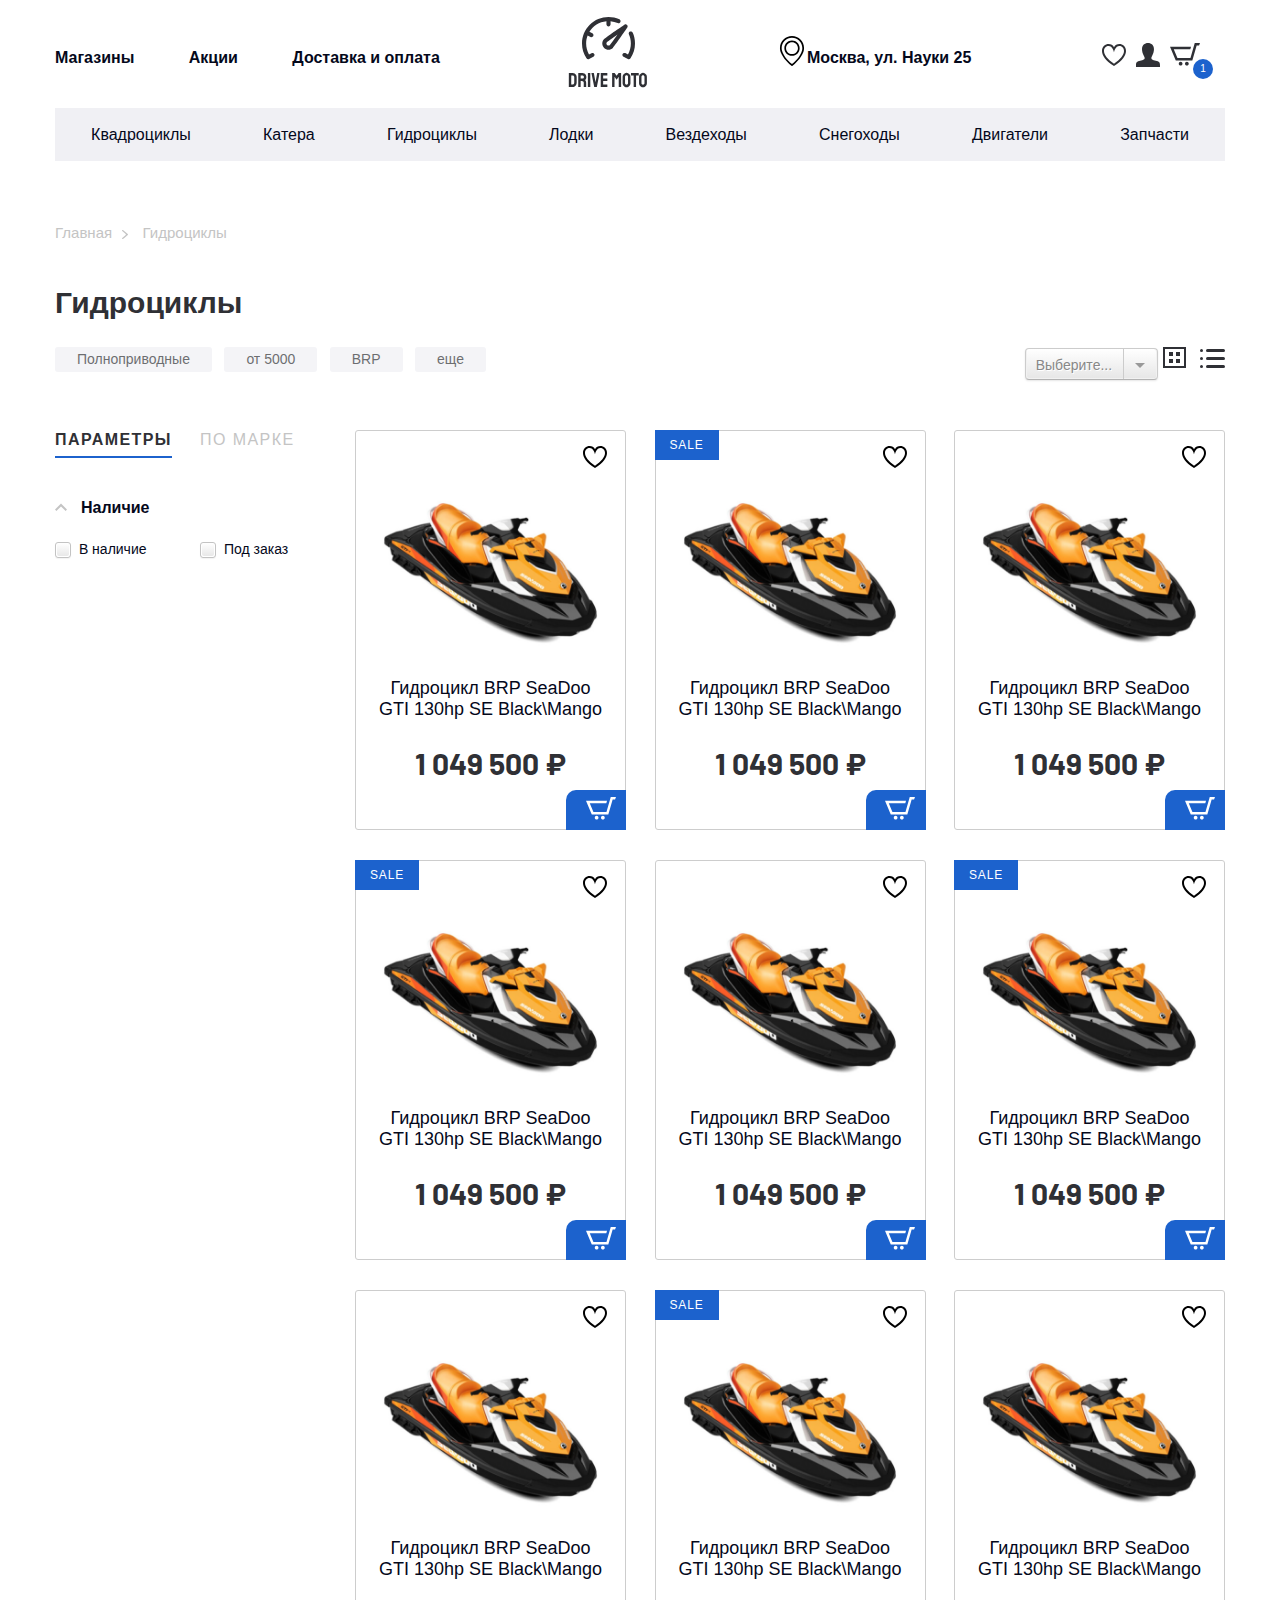
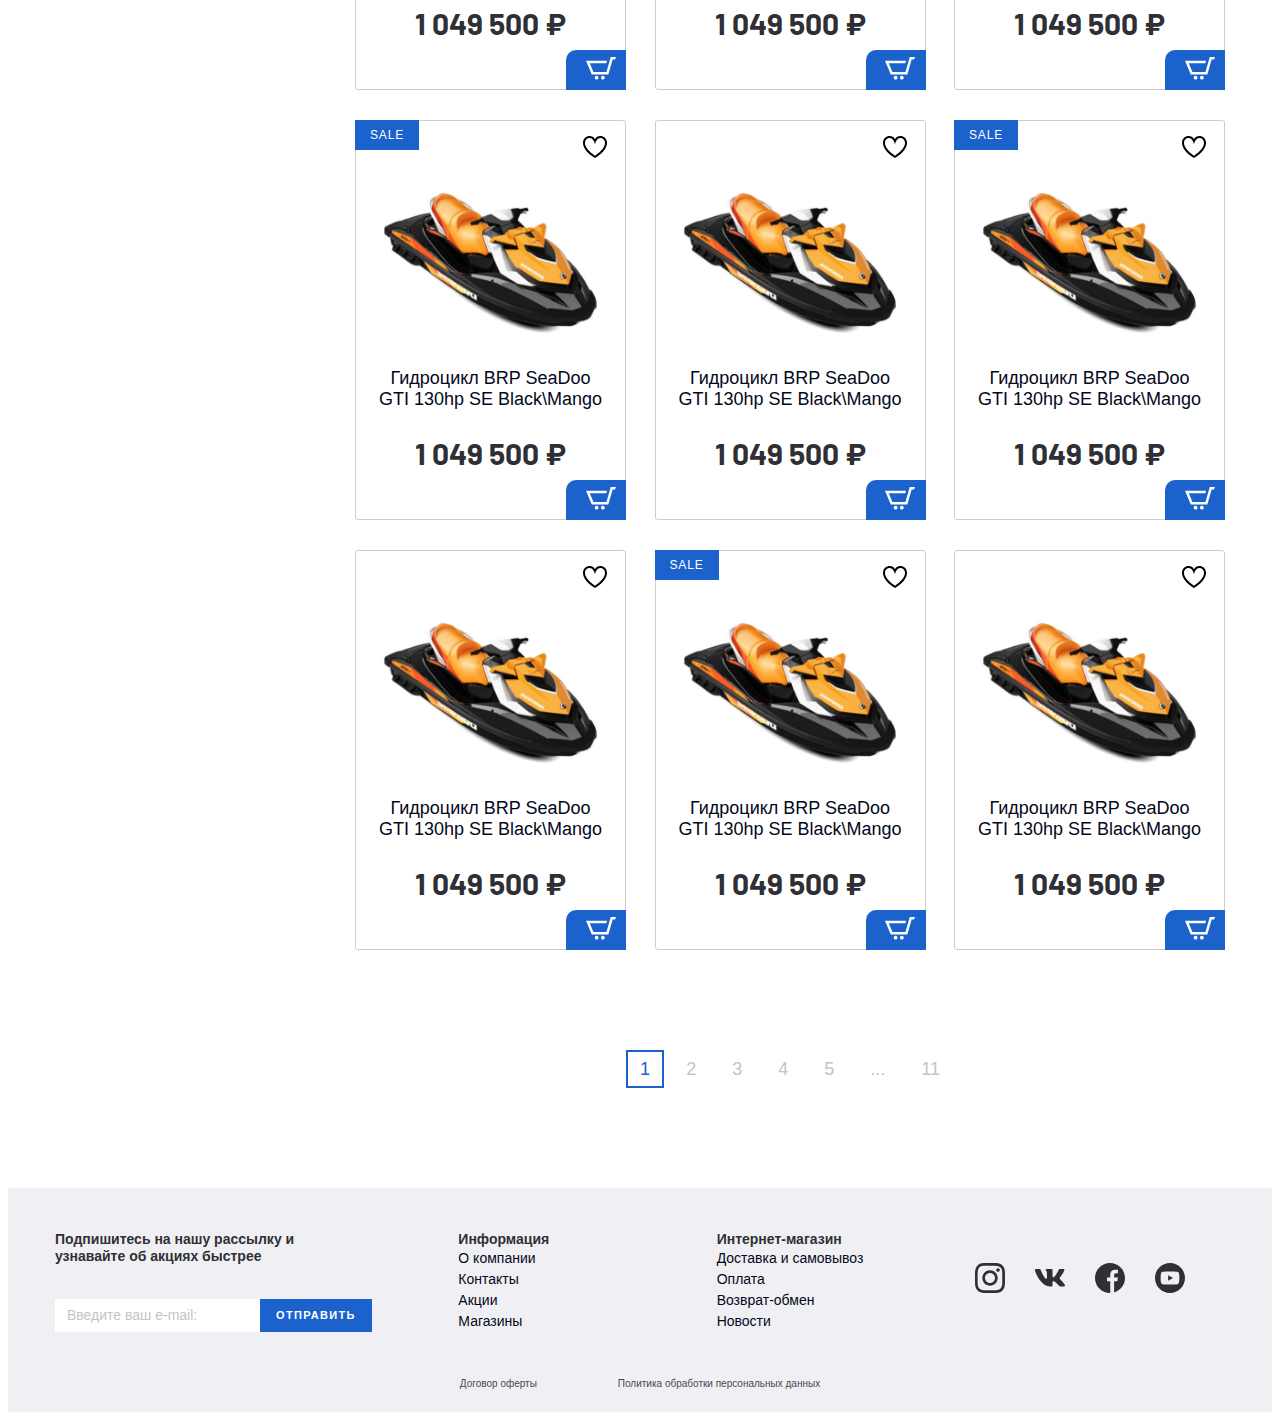
<file: catalog.html>
<!DOCTYPE html>
<html lang="ru">

<head>
    <meta charset="UTF-8">
    <meta name="viewport" content="width=device-width, initial-scale=1.0">
    <meta http-equiv="X-UA-Compatible" content="ie=edge">
    <title>Catalog</title>
    <link rel="stylesheet" href="css/style.css">
    <link rel="stylesheet" href="css/slick.css">
    <link rel="stylesheet" href="css/fonts.css">
    <link rel="stylesheet" href="css/ion.rangeSlider.min.css">
    <link rel="stylesheet" href="css/jquery.formstyler.css">
    <link rel="stylesheet" href="css/jquery.rateyo.min.css">
    <link rel="stylesheet" href="css/jquery.formstyler.theme.css">
    <link href="https://fonts.googleapis.com/css2?family=Barlow:wght@400;500;600;700&display=swap" rel="stylesheet">

</head>

<body>

    <header class="header">

        <div class="header-top">

            <div class="container">

                <div class="header-top__inner">

                    <nav class="menu">

                        <ul class="menu__list">

                            <li class="menu__item">

                                <a class="menu__link" href="#">
                                    Магазины
                                </a>

                            </li>

                            <li class="menu__item">

                                <a class="menu__link" href="#">
                                    Акции
                                </a>

                            </li>

                            <li class="menu__item">

                                <a class="menu__link" href="#">
                                    Доставка и оплата
                                </a>

                            </li>

                        </ul>

                    </nav>

                    <a class="logo" href="#">

                        <img class="logo__img" src="images/nav-center-logo.svg" alt="">

                    </a>

                    <div class="header__box">

                        <p class="header__address">
                            Москва, ул. Науки 25
                        </p>

                        <ul class="user-list">

                            <li class="user-list__item">

                                <a class="user-list__link" href="#">

                                    <img src="images/nav-like-logo.svg" alt="">

                                </a>

                            </li>

                            <li class="user-list__item">

                                <a class="user-list__link" href="#">
                                    <img src="images/nav-user-logo.svg" alt="">
                                </a>

                            </li>

                            <li class="user-list__item">

                                <a class="user-list__link 
                                          basket" href="#">

                                    <img src="images/nav-basket-logo.svg" alt="">
                                    <p class="basket__num">1</p>

                                </a>

                            </li>

                        </ul>

                    </div>

                </div>

            </div>

        </div>

        <div class="header-bottom">

            <div class="container">

                <ul class="menu-categories">

                    <li class="menu-categories__item"><a class="menu-categories__link" href="#">
                            Квадроциклы
                        </a></li>

                    <li class="menu-categories__item"><a class="menu-categories__link" href="#">
                            Катера
                        </a></li>

                    <li class="menu-categories__item"><a class="menu-categories__link" href="#">
                            Гидроциклы
                        </a></li>

                    <li class="menu-categories__item"><a class="menu-categories__link" href="#">
                            Лодки
                        </a></li>

                    <li class="menu-categories__item"><a class="menu-categories__link" href="#">
                            Вездеходы
                        </a></li>

                    <li class="menu-categories__item"><a class="menu-categories__link" href="#">
                            Снегоходы
                        </a></li>

                    <li class="menu-categories__item"><a class="menu-categories__link" href="#">
                            Двигатели
                        </a></li>

                    <li class="menu-categories__item"><a class="menu-categories__link" href="#">
                            Запчасти
                        </a></li>

                </ul>

            </div>

        </div>

    </header>

    <div class="breadcrumbs">
        <div class="container">
            <ul class="breadcrumbs__list">
                <li class="breadcrumbs__list-item">
                    <a class="breadcrumbs__list-link" href="#">
                        Главная
                    </a>
                </li>
                <li class="breadcrumbs__list-item">
                    <span>
                        Гидроциклы
                    </span>
                </li>
            </ul>
        </div>
    </div>

    <section class="catalog">   
        <div class="container">
            <h2 class="catalog__title">
                Гидроциклы
            </h2>
            <div class="catalog__filter">
                <div class="catalog__filter-items">
                    <button>Полноприводные</button>
                    <button>от 5000</button>
                    <button>BRP</button>
                    <button>еще</button>
                </div>
                <div class="catalog__filter-btn">
                    <select class="filter-style">
                        <option value=""></option>
                        <option value=""></option>
                        <option value=""></option>
                    </select>
                    <button class="catalog__filter-btngrid">
                        <svg width="23" height="21" viewBox="0 0 23 21" fill="none" xmlns="http://www.w3.org/2000/svg">
                            <rect x="1" y="1" width="21" height="19" stroke="#2F3035" stroke-width="2" />
                            <rect x="7" y="6" width="2" height="2" fill="#2F3035" stroke="#2F3035" stroke-width="2" />
                            <rect x="7" y="13" width="2" height="2" fill="#2F3035" stroke="#2F3035" stroke-width="2" />
                            <rect x="14" y="6" width="2" height="2" fill="#2F3035" stroke="#2F3035" stroke-width="2" />
                            <rect x="14" y="13" width="2" height="2" fill="#2F3035" stroke="#2F3035" stroke-width="2" />
                        </svg>
                    </button>
                    <button class="catalog__filter-btnline">
                        <svg width="25" height="19" viewBox="0 0 25 19" fill="none" xmlns="http://www.w3.org/2000/svg">
                            <g opacity="1">
                                <rect x="6" width="19" height="3" rx="1.5" fill="#2F3035" />
                                <rect x="6" y="8" width="19" height="3" rx="1.5" fill="#2F3035" />
                                <rect x="6" y="16" width="19" height="3" rx="1.5" fill="#2F3035" />
                                <rect width="3" height="3" rx="1.5" fill="#2F3035" />
                                <rect y="8" width="3" height="3" rx="1.5" fill="#2F3035" />
                                <rect y="16" width="3" height="3" rx="1.5" fill="#2F3035" />
                            </g>
                        </svg>

                    </button>
                </div>   
            </div>
            <div class="catalog__inner">
                <aside class="catalog__inner-aside aside-filter">
                    <div class="tabs-wrapper">
                        <div class="tabs aside-filter__tabs">
                            <a class="tab aside-filter__tab tab--active" href="#"> <span> Параметры </span></a>
                            <a class="tab aside-filter__tab" href="#"> <span> по марке </span></a>
                        </div>
                        <div class="tabs-container">
                            <div class="tabs-content aside-filter__tabs-content tabs-content--active">

                                <form class="aside-filter__form">
                                    <ul class="aside-filter__list">
                                        <li class="aside-filter__item-drop">
                                            <p class="aside-filter__item-title 
                                            filter__item-drop filter__item-drop--active">Наличие</p>
                                            <div class="aside-filter__content">

                                                <div class="aside-filter__content-box">
                                                    <label class="aside-filter__content-label">
                                                        <input class="filter-style" type="checkbox">
                                                        В наличие
                                                    </label class="aside-filter__content-label">
                                                </div>

                                                <div class="aside-filter__content-box">
                                                    <label class="aside-filter__content-label">
                                                        <input class="filter-style" type="checkbox">
                                                        Под заказ
                                                    </label>
                                                </div>

                                            </div>
                                        </li>
                                        <li class="aside-filter__item-drop"></li>
                                        <li class="aside-filter__item-drop"></li>
                                        <li class="aside-filter__item-list"></li>
                                    </ul>
                                </form>

                            </div>
                            <div class="tabs-content aside-filter__tabs-content">content-2</div>
                        </div>
                    </div>
                </aside>
                <div class="catalog__inner-list">
                    <div class="product-item__wrapper">
                        <button class="product-item__favorite"></button>
                        <button class="product-item__basket">
                            <img src="images/basket-white.svg" alt="">
                        </button>
                        <a class="product-item__notify-link" href="#">
                            <span>Сообщить о поступлении</span>
                        </a>
                        <a class="product-item__link " href="#">

                            <p class="product-item__hover-txt">
                                посмотреть товар
                            </p>

                            <img class="product-item__img" src="images/content/gidrotsikl-1.png" alt="">
                            <h4 class="product-item__title">
                                Гидроцикл BRP SeaDoo GTI 130hp SE Black\Mango
                            </h4>
                            <p class="price  product-item__price">
                                1 049 500 ₽
                            </p>
                            <p class="product-item__notify-txt" href="#">
                                нет в наличии
                            </p>

                        </a>
                    </div>
                    <div class="product-item__wrapper">
                        <button class="product-item__favorite"></button>
                        <button class="product-item__basket">
                            <img src="images/basket-white.svg" alt="">
                        </button>
                        <a class="product-item__notify-link" href="#">
                            <span>Сообщить о поступлении</span>
                        </a>
                        <a class="product-item__link product-item__link--sale" href="#">

                            <p class="product-item__hover-txt">
                                посмотреть товар
                            </p>

                            <img class="product-item__img" src="images/content/gidrotsikl-1.png" alt="">
                            <h4 class="product-item__title">
                                Гидроцикл BRP SeaDoo GTI 130hp SE Black\Mango
                            </h4>
                            <p class="price  product-item__price">
                                1 049 500 ₽
                            </p>
                            <p class="product-item__notify-txt" href="#">
                                нет в наличии
                            </p>

                        </a>
                    </div>
                    <div class="product-item__wrapper">
                        <button class="product-item__favorite"></button>
                        <button class="product-item__basket">
                            <img src="images/basket-white.svg" alt="">
                        </button>
                        <a class="product-item__notify-link" href="#">
                            <span>Сообщить о поступлении</span>
                        </a>
                        <a class="product-item__link " href="#">

                            <p class="product-item__hover-txt">
                                посмотреть товар
                            </p>

                            <img class="product-item__img" src="images/content/gidrotsikl-1.png" alt="">
                            <h4 class="product-item__title">
                                Гидроцикл BRP SeaDoo GTI 130hp SE Black\Mango
                            </h4>
                            <p class="price  product-item__price">
                                1 049 500 ₽
                            </p>
                            <p class="product-item__notify-txt" href="#">
                                нет в наличии
                            </p>

                        </a>
                    </div>
                    <div class="product-item__wrapper">
                        <button class="product-item__favorite"></button>
                        <button class="product-item__basket">
                            <img src="images/basket-white.svg" alt="">
                        </button>
                        <a class="product-item__notify-link" href="#">
                            <span>Сообщить о поступлении</span>
                        </a>
                        <a class="product-item__link product-item__link--sale" href="#">

                            <p class="product-item__hover-txt">
                                посмотреть товар
                            </p>

                            <img class="product-item__img" src="images/content/gidrotsikl-1.png" alt="">
                            <h4 class="product-item__title">
                                Гидроцикл BRP SeaDoo GTI 130hp SE Black\Mango
                            </h4>
                            <p class="price  product-item__price">
                                1 049 500 ₽
                            </p>
                            <p class="product-item__notify-txt" href="#">
                                нет в наличии
                            </p>

                        </a>
                    </div>
                    <div class="product-item__wrapper">
                        <button class="product-item__favorite"></button>
                        <button class="product-item__basket">
                            <img src="images/basket-white.svg" alt="">
                        </button>
                        <a class="product-item__notify-link" href="#">
                            <span>Сообщить о поступлении</span>
                        </a>
                        <a class="product-item__link " href="#">

                            <p class="product-item__hover-txt">
                                посмотреть товар
                            </p>

                            <img class="product-item__img" src="images/content/gidrotsikl-1.png" alt="">
                            <h4 class="product-item__title">
                                Гидроцикл BRP SeaDoo GTI 130hp SE Black\Mango
                            </h4>
                            <p class="price  product-item__price">
                                1 049 500 ₽
                            </p>
                            <p class="product-item__notify-txt" href="#">
                                нет в наличии
                            </p>

                        </a>
                    </div>
                    <div class="product-item__wrapper">
                        <button class="product-item__favorite"></button>
                        <button class="product-item__basket">
                            <img src="images/basket-white.svg" alt="">
                        </button>
                        <a class="product-item__notify-link" href="#">
                            <span>Сообщить о поступлении</span>
                        </a>
                        <a class="product-item__link product-item__link--sale" href="#">

                            <p class="product-item__hover-txt">
                                посмотреть товар
                            </p>

                            <img class="product-item__img" src="images/content/gidrotsikl-1.png" alt="">
                            <h4 class="product-item__title">
                                Гидроцикл BRP SeaDoo GTI 130hp SE Black\Mango
                            </h4>
                            <p class="price  product-item__price">
                                1 049 500 ₽
                            </p>
                            <p class="product-item__notify-txt" href="#">
                                нет в наличии
                            </p>

                        </a>
                    </div>
                    <div class="product-item__wrapper">
                        <button class="product-item__favorite"></button>
                        <button class="product-item__basket">
                            <img src="images/basket-white.svg" alt="">
                        </button>
                        <a class="product-item__notify-link" href="#">
                            <span>Сообщить о поступлении</span>
                        </a>
                        <a class="product-item__link " href="#">

                            <p class="product-item__hover-txt">
                                посмотреть товар
                            </p>

                            <img class="product-item__img" src="images/content/gidrotsikl-1.png" alt="">
                            <h4 class="product-item__title">
                                Гидроцикл BRP SeaDoo GTI 130hp SE Black\Mango
                            </h4>
                            <p class="price  product-item__price">
                                1 049 500 ₽
                            </p>
                            <p class="product-item__notify-txt" href="#">
                                нет в наличии
                            </p>

                        </a>
                    </div>
                    <div class="product-item__wrapper">
                        <button class="product-item__favorite"></button>
                        <button class="product-item__basket">
                            <img src="images/basket-white.svg" alt="">
                        </button>
                        <a class="product-item__notify-link" href="#">
                            <span>Сообщить о поступлении</span>
                        </a>
                        <a class="product-item__link product-item__link--sale" href="#">

                            <p class="product-item__hover-txt">
                                посмотреть товар
                            </p>

                            <img class="product-item__img" src="images/content/gidrotsikl-1.png" alt="">
                            <h4 class="product-item__title">
                                Гидроцикл BRP SeaDoo GTI 130hp SE Black\Mango
                            </h4>
                            <p class="price  product-item__price">
                                1 049 500 ₽
                            </p>
                            <p class="product-item__notify-txt" href="#">
                                нет в наличии
                            </p>

                        </a>
                    </div>
                    <div class="product-item__wrapper">
                        <button class="product-item__favorite"></button>
                        <button class="product-item__basket">
                            <img src="images/basket-white.svg" alt="">
                        </button>
                        <a class="product-item__notify-link" href="#">
                            <span>Сообщить о поступлении</span>
                        </a>
                        <a class="product-item__link " href="#">

                            <p class="product-item__hover-txt">
                                посмотреть товар
                            </p>

                            <img class="product-item__img" src="images/content/gidrotsikl-1.png" alt="">
                            <h4 class="product-item__title">
                                Гидроцикл BRP SeaDoo GTI 130hp SE Black\Mango
                            </h4>
                            <p class="price  product-item__price">
                                1 049 500 ₽
                            </p>
                            <p class="product-item__notify-txt" href="#">
                                нет в наличии
                            </p>

                        </a>
                    </div>
                    <div class="product-item__wrapper">
                        <button class="product-item__favorite"></button>
                        <button class="product-item__basket">
                            <img src="images/basket-white.svg" alt="">
                        </button>
                        <a class="product-item__notify-link" href="#">
                            <span>Сообщить о поступлении</span>
                        </a>
                        <a class="product-item__link product-item__link--sale" href="#">

                            <p class="product-item__hover-txt">
                                посмотреть товар
                            </p>

                            <img class="product-item__img" src="images/content/gidrotsikl-1.png" alt="">
                            <h4 class="product-item__title">
                                Гидроцикл BRP SeaDoo GTI 130hp SE Black\Mango
                            </h4>
                            <p class="price  product-item__price">
                                1 049 500 ₽
                            </p>
                            <p class="product-item__notify-txt" href="#">
                                нет в наличии
                            </p>

                        </a>
                    </div>
                    <div class="product-item__wrapper">
                        <button class="product-item__favorite"></button>
                        <button class="product-item__basket">
                            <img src="images/basket-white.svg" alt="">
                        </button>
                        <a class="product-item__notify-link" href="#">
                            <span>Сообщить о поступлении</span>
                        </a>
                        <a class="product-item__link " href="#">

                            <p class="product-item__hover-txt">
                                посмотреть товар
                            </p>

                            <img class="product-item__img" src="images/content/gidrotsikl-1.png" alt="">
                            <h4 class="product-item__title">
                                Гидроцикл BRP SeaDoo GTI 130hp SE Black\Mango
                            </h4>
                            <p class="price  product-item__price">
                                1 049 500 ₽
                            </p>
                            <p class="product-item__notify-txt" href="#">
                                нет в наличии
                            </p>

                        </a>
                    </div>
                    <div class="product-item__wrapper">
                        <button class="product-item__favorite"></button>
                        <button class="product-item__basket">
                            <img src="images/basket-white.svg" alt="">
                        </button>
                        <a class="product-item__notify-link" href="#">
                            <span>Сообщить о поступлении</span>
                        </a>
                        <a class="product-item__link product-item__link--sale" href="#">

                            <p class="product-item__hover-txt">
                                посмотреть товар
                            </p>

                            <img class="product-item__img" src="images/content/gidrotsikl-1.png" alt="">
                            <h4 class="product-item__title">
                                Гидроцикл BRP SeaDoo GTI 130hp SE Black\Mango
                            </h4>
                            <p class="price  product-item__price">
                                1 049 500 ₽
                            </p>
                            <p class="product-item__notify-txt" href="#">
                                нет в наличии
                            </p>

                        </a>
                    </div>
                    <div class="product-item__wrapper">
                        <button class="product-item__favorite"></button>
                        <button class="product-item__basket">
                            <img src="images/basket-white.svg" alt="">
                        </button>
                        <a class="product-item__notify-link" href="#">
                            <span>Сообщить о поступлении</span>
                        </a>
                        <a class="product-item__link " href="#">

                            <p class="product-item__hover-txt">
                                посмотреть товар
                            </p>

                            <img class="product-item__img" src="images/content/gidrotsikl-1.png" alt="">
                            <h4 class="product-item__title">
                                Гидроцикл BRP SeaDoo GTI 130hp SE Black\Mango
                            </h4>
                            <p class="price  product-item__price">
                                1 049 500 ₽
                            </p>
                            <p class="product-item__notify-txt" href="#">
                                нет в наличии
                            </p>

                        </a>
                    </div>
                    <div class="product-item__wrapper">
                        <button class="product-item__favorite"></button>
                        <button class="product-item__basket">
                            <img src="images/basket-white.svg" alt="">
                        </button>
                        <a class="product-item__notify-link" href="#">
                            <span>Сообщить о поступлении</span>
                        </a>
                        <a class="product-item__link product-item__link--sale" href="#">

                            <p class="product-item__hover-txt">
                                посмотреть товар
                            </p>

                            <img class="product-item__img" src="images/content/gidrotsikl-1.png" alt="">
                            <h4 class="product-item__title">
                                Гидроцикл BRP SeaDoo GTI 130hp SE Black\Mango
                            </h4>
                            <p class="price  product-item__price">
                                1 049 500 ₽
                            </p>
                            <p class="product-item__notify-txt" href="#">
                                нет в наличии
                            </p>

                        </a>
                    </div>
                    <div class="product-item__wrapper">
                        <button class="product-item__favorite"></button>
                        <button class="product-item__basket">
                            <img src="images/basket-white.svg" alt="">
                        </button>
                        <a class="product-item__notify-link" href="#">
                            <span>Сообщить о поступлении</span>
                        </a>
                        <a class="product-item__link " href="#">

                            <p class="product-item__hover-txt">
                                посмотреть товар
                            </p>

                            <img class="product-item__img" src="images/content/gidrotsikl-1.png" alt="">
                            <h4 class="product-item__title">
                                Гидроцикл BRP SeaDoo GTI 130hp SE Black\Mango
                            </h4>
                            <p class="price  product-item__price">
                                1 049 500 ₽
                            </p>
                            <p class="product-item__notify-txt" href="#">
                                нет в наличии
                            </p>

                        </a>
                    </div>

                    <div class="pagination">
                        <ul class="pagination-list">
                            <li class="pagination-list__item active"><a href="#">1</a></li>
                            <li class="pagination-list__item"><a href="#">2</a></li>
                            <li class="pagination-list__item"><a href="#">3</a></li>
                            <li class="pagination-list__item"><a href="#">4</a></li>
                            <li class="pagination-list__item"><a href="#">5</a></li>
                            <li class="pagination-list__item pagination-list__item--dots"><span>...</span></li>
                            <li class="pagination-list__item"><a href="#">11</a></li>
                        </ul>
                    </div>

                </div>

            </div>
        </div>
    </section>


    <footer class="footer">
        <div class="container">
            <div class="footer__top">
                <div class="footer__top-inner">
                    <div class="footer__top-item footer__top-newslatter">
                        <h6 class="footer__top-title ">
                            Подпишитесь на нашу рассылку
                            и узнавайте об акциях быстрее
                        </h6>
                        <form class="footer-form">
                            <input class="footer-form__input" type="text" placeholder="Введите ваш e-mail:">
                            <button class="footer-form__btn" type="submit">Отправить</button>
                        </form>
                    </div>
                    <div class="footer__top-item">
                        <h6 class="footer__top-title">
                            Информация
                        </h6>
                        <ul class="footer-list">
                            <li class="footer-list__item"><a href="#">О компании</a></li>
                            <li class="footer-list__item"><a href="#">Контакты</a></li>
                            <li class="footer-list__item"><a href="#">Акции</a></li>
                            <li class="footer-list__item"><a href="#">Магазины</a></li>
                        </ul>

                    </div>
                    <div class="footer__top-item ">
                        <h6 class="footer__top-title">
                            Интернет-магазин
                        </h6>
                        <ul class="footer-list">
                            <li class="footer-list__item"><a href="#">Доставка и самовывоз</a></li>
                            <li class="footer-list__item"><a href="#"> Оплата</a></li>
                            <li class="footer-list__item"><a href="#">Возврат-обмен</a></li>
                            <li class="footer-list__item"><a href="#"> Новости</a></li>
                        </ul>

                    </div>
                    <div class="footer__top-item footer__top-social">
                        <ul class="social-list">
                            <li class="social-list__item">
                                <a class="social-list__link" href="#">
                                    <img src="images/instagram.svg" alt="">
                                </a>
                            </li>
                            <li class="social-list__item">
                                <a class="social-list__link" href="#">
                                    <img src="images/vk.svg" alt="">
                                </a>
                            </li>
                            <li class="social-list__item">
                                <a class="social-list__link" href="#">
                                    <img src="images/facebook.svg" alt="">
                                </a>
                            </li>
                            <li class="social-list__item">
                                <a class="social-list__link" href="#">
                                    <img src="images/youtube.svg" alt="">
                                </a>
                            </li>
                        </ul>
                    </div>
                </div>
            </div>
            <div class="footer__bottom">
                <a class="footer__bottom-link" href="#">
                    Договор оферты
                </a>
                <a class="footer__bottom-link" href="#">
                    Политика обработки персональных данных
                </a>
            </div>
        </div>
    </footer>

    <script src="https://ajax.googleapis.com/ajax/libs/jquery/3.4.1/jquery.min.js"></script>
    <script src="js/main.js"></script>
    <script src="js/ion.rangeSlider.min.js"></script>
    <script src="js/jquery.formstyler.min.js"></script>
    <script src="js/jquery.rateyo.min.js"></script>
    <script src="js/slick.min.js"></script>
</body>


</html>


<!-- <div class="tabs-wrapper">
    <div class="tabs">
        <a class="tab tab--active" href="#"></a>
    </div>
    <div class="tabs-container">
        <div class="tabs-content">
            
        </div>
    </div>
</div> -->
</file>
<file: css/style.css>
html {
    box-sizing: border-box;
}

*, *::before, *::after {
    box-sizing: inherit;
    outline: none;
}

body {
    font-family: "SFProDisplay-Regular", sans-serif;
    color: #04081b;
    font-weight: 400;
    line-height: 24px;
}


ul, li {
    margin: 0;
    padding: 0;
    list-style: none;
}


a {
    text-decoration: none;
    color: inherit;
    display: inline-block;
}


h1, h2, h3, h4, h5, h6 {
    margin: 0;
}

p {
    margin: 0;
}



.container {
    max-width: 1200px;
    margin: 0 auto;
    padding: 0 15px;
}

.page-section {
    margin-bottom: 80px;
}

.header-top__inner  {
    display: flex;
    justify-content: space-between;
    align-items: center;
    font-family: "SFProDisplay-Bold", sans-serif;
    font-weight: 700;
    min-height: 100px;
}



.menu__item {
    display: inline-block;
}

.menu__item +.menu__item {
    padding-left: 50px;
}

.header__box {
    display: flex;
    align-items: center;
}


.header__address {
    margin-right: 60px;
    width: 265px;
    padding-left: 30px;
    position: relative;
}


.header__address::before {
    content: "";
    position: absolute;
    background-image: url('../images/nav-location-logo.svg');
    width: 30px;
    height: 30px;
    left: 0;
    right: 0;
    top: -10px;
}



.user-list {
    display: flex;
    align-items: center;
    margin-right: 15px;
}

.user-list__item {
    padding-right: 10px;
}


.basket {
    position: relative;
}

.basket__num {
    position: absolute;
    font-family: "SFProDisplay-Medium", sans-serif;
    background-color: #1C62CD;
    color: #fff;
    font-weight: 500;
    font-size: 10px;                
    line-height: 20px;
    border-radius: 50%;
    text-align: center;
    width: 20px;
    height: 20px;
    bottom: -6px;
    right: -13px;
}

.header-bottom {
    margin-bottom: 80px;
}

.menu-categories {
    display: flex;
    justify-content: space-around;
    align-items: center;
    background-color: #F0F0F4;
    min-height: 53px;
}

.menu-categories__link {
    transition: all .3s;
    font-weight: 400;
    padding: 15px 0 14px;
    position: relative;
}



.menu-categories__link::before {
    content:"";
    position: absolute;
    background-color: #1c62cd;
    width: 0;
    height: 3px;
    left: 0;
    bottom: -2px;
    right: auto;
    transition: all .3s;
    
}

.menu-categories__link:hover::before {
    width: 100%;
    right: 0;
    left: auto;
}


.menu-categories__link:hover {
    color: black;
}


.banner-section__inner {
    display: flex;
    justify-content: space-between;

}

.banner-section__slider {
    max-width: 870px;
}


.banner-section__slider-btn, .product-slider__slider-btn{
    position: absolute;
    top: 50%;
    transform: translateY(-50%);
    background-color: transparent;
    border: none;
    margin: 0;
    padding: 0;
    z-index: 5;
    cursor: pointer;
}


.banner-section__slider-btnprev {

    left: 20px;

}


.banner-section__slider-btnnext {
    
    right: 20px;

}

.slick-dots {
    position: absolute;
    bottom: 40px;
    left: 0;
    right: 0;
    text-align: center;
}

.slick-dots li {
    display: inline-block;
    padding: 0 5px;
}


.slick-dots button {
    margin: 0;
    padding: 0;
    font-size: 0;
    width: 11px;
    height: 11px;
    border: 1px solid #fff;
    border-radius: 50%;
    background-color: transparent;
}

.slick-active li button {
    background-color: #fff;
}

.sale-item {
    max-width: 265px;
    display: flex;
    flex-direction: column;       /*  */
    justify-content: space-between;
    border: 1px solid #CDCDCD;
    box-sizing: border-box;
    border-radius: 3px;
    text-align: center;
    
}

.sale-item__top {
    display: flex;
    justify-content: space-between;
    align-items: flex-start;
}

.sale-item__attention {
    background-color: #1C62CD;
    color: #fff;
    font-size: 12px;    
    line-height: 15px;
    letter-spacing: 0.1em;
    text-transform: uppercase;
    padding: 8px 20px;
}


.sale-item__price {
    text-align: right;
}

.price {
    font-family: 'Barlow', sans-serif;
    position: relative;
}

.sale-item__new {
    font-weight: 700;
    font-size: 27px;
    line-height: 32px;
    color: #1C62CD;
    margin-right: 6px;
    padding-right: 20px;
}


.sale-item__new::after {
    content:'';
    background-image: url('../images/icons-current.svg');
    position: absolute;
    right: 0;
    top: 8px;
    width: 15px;
    height: 18px;   
    
}

.sale-item__old {
    font-weight: 400;
    font-size: 14px;
    line-height: 17px;
    color: #C4C4C4;
    margin-right: 15px;
    background-image: url('../images/old-line.svg');
    padding: 2px 5px;
    background-repeat: no-repeat;
    display: inline-block;
}


.sale-item__old::after{
    content:'';
    background-image: url('../images/icons-current-old.svg');
    position: absolute;
    right: -10px;
    top: 5px;
    width: 8px;
    height: 10px;   
   
}

.sale-item__img  {
    object-fit: contain;
}

.sale-item__title {
    font-family:"SFProDisplay-Bold", sans-serif;
    font-weight: 700;
    font-size: 18px;
    line-height: 21px;
    margin-bottom: 7px;
}

.sale-item__footer{
    background-color:  #F0F0F4;
    padding: 25px 20px;
    font-size: 18px;
    line-height: 21px;
}

.sale-item__footer span {
    color: #1C62CD;
    display: block;
    font-weight: 700;
    font-family: 'Barlow', sans-serif;
}


.search__tabs{
    margin-bottom: 25px;
}


.search__tabs-item {
    padding: 11px 26px 12px;
}



.search__tabs-item.tab--active {
    font-family: "SFProDisplay-Bold", sans-serif;
    font-weight: 700;
    border-radius: 5px;
    background-color: #F0F0F4;

}

.tabs-content{
    display: none;
}

.tabs-content.tabs-content--active {
    display: block;
}

.search__content-form {
    display: flex;
}

.search__content-input {
    background: #F0F0F4;
    border-radius: 3px;   
    padding: 5px 20px;  
    border: none;
    font-size: 16px;
    line-height: 19px;
    width: 100%;
}


.search__content-input::placeholder{
    color: #656464;
}


.search__content-btn {
    font-family: "SFProDisplay-Bold", sans-serif;
    color: #FFF;
    font-size: 14px;
    line-height: 17px;
    font-weight: bold;
    letter-spacing: 0.12em;
    text-transform: uppercase;
    background: #1C62CD;
    border-radius: 3px;
    padding: 17px 41px;
    border: none;
    margin-left: -3px;
}

.categories__inner {
    display: flex;
    justify-content: space-between;
    flex-wrap: wrap;
}

.categories__item {
    margin-bottom: 30px;
    border: 1px solid #CDCDCD;
    border-radius: 3px;
    width: 370px;
    display: flex;
    padding: 20px 20px 16px;
    justify-content: space-between;
    transition: all .3s;
}   


.categories__item:hover {
    box-shadow: 3px 3px 20px rgba(50, 50, 50, 0.25);
}


.categories__item-info {
    width: 50%;
    display: flex;
    flex-direction: column;
    justify-content: space-between;
}

.categories__item-img {
    text-align: center;
    width: 50%;
}

.categories__item-img img {
   max-width: 100%;
}

.categories__item-title {
    font-weight: bold;
    font-size: 23px;
    line-height: 28px;
    font-family: 'Barlow', sans-serif;
    transition: all .3s;
}


.categories__item:hover .categories__item-title {
    color: #1C62CD;
}


.categories__item-text {
    font-size: 14px;
    line-height: 17px;
    color: #C4C4C4;
}

.categories__item-text::after {
    content: url('../images/link-arrow.svg');
    padding-left: 2px;
}

.product-item__wrapper {
    position: relative;
    width: 271px;

}

.product-item__link { 
    min-height: 400px;  
    text-align: center;
    padding: 52px 20px 31px ;
    border: 1px solid #CDCDCD;
    border-radius: 3px;
    transition: all .3s;
    
}

.product-item__title {
    font-family: "SFProDisplay-Regular", sans-serif;
    font-weight: 400;
    font-size: 18px;
    line-height: 21px;
    padding: 14px 0 25px;
    text-align: center;
}

.product-item__favorite {       
    position: absolute;
    top: 16px;
    right: 19px;
    width: 24px;
    height: 22px;
    background-color: transparent;
    border: none;
    z-index: 5;
    outline: none;
}

.product-item__favorite::before {
    content: "";
    position: absolute;
    background-image: url('../images/favorite.svg');
    width: 24px;
    height: 22px;
    top: 0;
    left: 0;
    border: none;
}

.product-item__favorite--active::before {
    background-image: url('../images/favorite-active.svg');
}

.product-item__price {
    font-weight: bold;
    font-size: 30px;
    line-height: 36px;
    font-weight: bold;
    color: #2F3035;
}


.product-item__basket {
    width: 60px;
    height: 40px;
    background-color: #fff;
    background: #1C62CD;
    border-radius: 10px 0px 0px 0px;
    outline: none;
    bottom: 0;
    right: 0;
    padding-left: 15px;
    border: none;
    cursor: pointer;
    position: absolute;
}



.product-item__hover-txt {
    position: absolute;
    display: inline-block;
    padding: 18px 21px;
    background-color: rgba(255, 255, 255, .9);
    opacity: 0;
    box-shadow: 0px 0px 15px rgba(0, 0, 0, 0.2);
    border-radius: 3px;
    top: 30%;
    right: 47px;
    transition: all .3s;
}

.product-item__link:hover .product-item__hover-txt {
    opacity: 1;
    color: #2F3035;
}


.product-item__link:hover {
    box-shadow: 3px 3px 20px rgba(50, 50, 50, 0.25);
   
}

.product-item__link:hover .product-item__price,.product-item__link:hover .product-item__title {
    color: #1C62CD;
}


/* 
.product-item__link:hover .product-item__notify-txt{
    color: #2F3035;
} */

/* .product-item__link .product-item__notify-txt:hover {
    color: #2F3035;
} */

.product-item__link--sale::before {
    content: 'SALE';
    padding: 8px 15px;
    background-color: #1C62CD;
    position: absolute;
    left: 0;
    top: 0;
    text-transform: uppercase;
    color: #fff;
    font-size: 12px;
    line-height: 14px;
    letter-spacing: 0.07em;  
}

.product-item__wrapper.product-item__not-available .product-item__price {
    display: none;
}

.product-item__notify-txt {
    display: none;
    font-weight: 700;
    font-size: 18px;
    line-height: 21px;
    color: #2F3035;
    font-weight: 700;
    font-family: "SFProDisplay-Bold", sans-serif;
}


.product-item__wrapper.product-item__not-available .product-item__notify-txt {
    display: block;
}

.product-item__wrapper.product-item__not-available .product-item__basket {
    display: none;
}

.product-item__notify-link {
    display: none;
}


.product-item__wrapper.product-item__not-available .product-item__title{
    padding-bottom: 13px;
}


.product-item__wrapper.product-item__not-available .product-item__notify-link {
    display: block;
    position: absolute;
    bottom: 20px;
    right: 0;
    left: 0;
    text-align: center;
    line-height: 19px;
    color: #1C62CD;
    font-size: 16px;
    line-height: 19px;
 
}


.product-item__wrapper.product-item__not-available .product-item__notify-link span {
    border-bottom: 1px solid #1C62CD;
    
}

.product__title {
    font-family: 'Barlow', sans-serif;
    font-weight: bold;
    font-size: 25px;
    line-height: 30px;
    margin-bottom: 25px;
}

.products__tab + .products__tab{
    margin-left: 50px;
}

.products__tabs {
    margin-bottom: 25px;
}

.products__tab {
    padding-bottom: 12px;
}

.products__tab.tab--active {
    border-bottom: 2px solid #1C62CD;
}


.product-slider__slider-btnprev {

    left: -40px;

}


.product-slider__slider-btnnext {
    
    right: -30px;

}
/* 
.slick-slide img {
    display: inline;
} */

.products{
    margin-bottom: 80px;
}

.product__more{
    text-align: center;
    margin: 35px 0 0px;
}

.product__more-link{
    font-size: 15px;
    line-height: 18px;
    letter-spacing: 0.12em;
    text-transform: uppercase;
    background: #F0F0F4;
    padding: 16px 43px;
}

.banner {
    margin-bottom: 80px;
}

footer {
    background-color: #F0F0F4;
}

.footer__bottom {
    padding: 46px 0 22px;
    display: flex;
    justify-content: center;
}

.footer__bottom-link {
    font-family: "SFProDisplay-Regular", sans-serif;
    font-weight: 400;
    font-size: 10px;
    line-height: 12px;
    color: #48494D;
}

.footer__bottom-link + .footer__bottom-link {
    margin-left: 81px;
}


.footer__top {
    padding-top: 43px;
}

.footer__top-inner {
    display: flex;
    justify-content: space-between;
}

.footer__top-newslatter.footer__top-item {
    width: 295px;
    margin-right: 50px;
}

.footer__top-title {
    font-family: "SFProDisplay-Bold", sans-serif;
    font-weight: 700;
    font-size: 14px;
    line-height: 17px;
    color: #2F3035;
}

.footer-form {
    margin-top: 34px;
    display: flex;
    justify-content: space-between;
}

.footer-form__input {
    background-color: #FFF;
    font-size: 14px;
    line-height: 17px;
    border: none;
    padding: 0 12px ;
}

.footer-form__input::placeholder{
    color: #C4C4C4;
}


.footer-form__btn {
    font-family: "SFProDisplay-Semibold", sans-serif;
    font-weight: 600;
    font-size: 11px;
    line-height: 13px;
    letter-spacing: 0.12em;
    text-transform: uppercase;
    color: #FFF;
    background-color: #1C62CD;
    padding: 10px 16px;
    border: none;
}

.footer__top-item {
    width: 200px;
}

.footer-list {
    font-size: 14px;
    line-height: 21px;
}

.footer__top-social.footer__top-item {
    width: 250px;
}

.social-list {
    display: flex;
    align-items: center;
    height: 100%;
}

.social-list__item + .social-list__item {
    margin-left: 30px;
}

.bredcrumbs {
    margin-bottom: 40px;
}

.breadcrumbs__list{
    margin-bottom: 40px;
    margin-top: -20px;
}

.breadcrumbs__list-item {
    display: inline-block;
    padding-right: 16px;
    margin-right: 10px;
    position: relative;
    font-size: 15px;
    line-height: 18px;
    color: #C4C4C4;
}

.breadcrumbs__list-item::after {
    content: "";
    position: absolute;
    background-image: url('../images/link-arrow.svg');
    right: 0;
    width: 6px;
    height: 9px;
    bottom: 3px;
}


.breadcrumbs__list-item:last-child::after {
    display: none;
}

.catalog {
    margin-bottom: 100px;
}

.catalog__title {
    font-family: "SFProDisplay-Bold", sans-serif;
    font-weight: 700;
    font-size: 30px;
    line-height: 36px;
    color: #2F3035;
    margin-bottom: 26px;
}

.catalog__filter {
    display: flex;
    justify-content: space-between;
    margin-bottom: 50px;
}

.catalog__filter-items button{
    font-family: "SFProDisplay-Regular", sans-serif;
    background-color: #F0F0F4;
    border-radius: 3px;
    font-weight: 400;
    font-size: 14px;
    line-height: 17px;
    color: #2F3035;
    opacity: 0.7;
    border: none;
    padding: 4px 22px;
    cursor: pointer;
}

.catalog__filter-items button + button {
    margin-left: 8px;
}

.catalog__filter-btn button{
    background-color: transparent;
    border: none;
    cursor: pointer;
    margin: 0;
    padding: 0;
}

.catalog__filter-btn button + button {
    margin-left: 10px;
}

button.catalog__filter-btngrid {

}

button.catalog__filter-btnline {

}

.catalog__inner {
    display: flex;
}

.catalog__inner-aside {
    min-width: 290px;
    margin-right: 10px;
}

.catalog__inner-list {
    display: flex;
    flex-wrap: wrap;
    justify-content: space-between;
}

.catalog__inner-list .product-item__wrapper {
    margin-bottom: 30px;
}

.product-item__img {
    max-width: 100%;
}

.pagination {
    width: 100%;
    margin-top: 70px;
}

.pagination-list {
    display: flex;
    justify-content: center;
}

.pagination-list__item {
    padding: 6px 12px;
    border: 2px solid transparent;
    margin: 0 4px;
    font-size: 18px;
    line-height: 22px;
    color: #C4C4C4;
}


.pagination-list__item.active {
    border: 2px solid #1C62CD;
    color: #1C62CD;
}

.pagination-list__item a {
    display: block;
}

.aside-filter__tabs{
    display: flex;
    justify-content: space-between;
}

.aside-filter__tab {
    font-family: "SFProDisplay-Regular", sans-serif;
    font-weight: 400;
    font-size: 16px;
    line-height: 19px;
    letter-spacing: 0.09em;
    text-transform: uppercase;
    color: #C4C4C4;
    width: 50%;
}

.aside-filter__tab.tab--active {
    color: #2F3035;
    font-family: "SFProDisplay-Bold", sans-serif;
    font-weight: 700;
}

.aside-filter__tab.tab--active span {
    display: inline-block;
    border-bottom: 2px solid#1C62CD;
    padding-bottom: 7px;
}

.aside-filter__item-drop {
    margin: 40px 0;
}

.aside-filter__item-title {
    font-family: "SFProDisplay-Semibold", sans-serif;
    font-weight: 600;
    font-size: 16px;
    line-height: 19px;
    padding-left: 26px;
}

.filter__item-drop {
    margin-bottom: 20px;
    position: relative;
    cursor: pointer;
}

.filter__item-drop::before {
    content: "";
    position: absolute;
    background-image: url('../images/arrow-down.svg');
    width: 12px;
    height: 8px;
    left: 0;
    top: 5px;
    transform: rotate(0deg);
}

.filter__item-drop--active::before {
    
    transform: rotate(180deg);
    
}

.aside-filter__content {
    display: flex;

}

.aside-filter__content-box {
    width: 50%;
}

.aside-filter__content-label {
    font-family: "SFProDisplay-Regular", sans-serif;
    font-weight: 400;
    font-size: 14px;
    line-height: 17px;
    cursor: pointer;
}

.jq-checkbox, .jq-radio {
    background: #fff;
    width: 14px;
    height: 14px;
    border: 1px solid #c4c4c4;
    border-radius: 1px;
    box-shadow: none;
    vertical-align: -2px;
    margin: 0 8px 0 0;
}


.jq-checkbox.focused, .jq-radio.focused {
    background: #1C62CD;
}
</file>
<file: css/fonts.css>
@font-face{
    font-family: "SFProDisplay-Regular", sans-serif;
    src: url('../fonts/SFProDisplay-Regular.woff') format(woff);
    src: url('../fonts/SFProDisplay-Regular.woff2') format(woff2);
    font-weight: 400;
    font-style: normal;
    font-display: swap;
}

@font-face{
    font-family: "SFProDisplay-Medium", sans-serif;
    src: url('../fonts/SFProDisplay-Medium.woff') format(woff);
    src: url('../fonts/SFProDisplay-Medium.woff2') format(woff2);
    font-weight: 500;
    font-style: normal;
    font-display: swap;
}

@font-face{
    font-family: "SFProDisplay-Semibold", sans-serif;
    src: url('../fonts/SFProDisplay-Semibold.woff') format(woff);
    src: url('../fonts/SFProDisplay-Semibold.woff2') format(woff2);
    font-weight: 600;
    font-style: normal;
    font-display: swap;
}

@font-face{
    font-family: "SFProDisplay-Bold", sans-serif;
    src: url('../fonts/SFProDisplay-Bold.woff') format(woff);
    src: url('../fonts/SFProDisplay-Bold.woff2') format(woff2);
    font-weight: 700;
    font-style: normal;
    font-display: swap;
}
</file>
<file: css/ion.rangeSlider.min.css>
/*!Ion.RangeSlider, 2.3.1, © Denis Ineshin, 2010 - 2019, IonDen.com, Build date: 2019-12-19 16:51:02*/.irs{position:relative;display:block;-webkit-touch-callout:none;-webkit-user-select:none;-khtml-user-select:none;-moz-user-select:none;-ms-user-select:none;user-select:none;font-size:12px;font-family:Arial,sans-serif}.irs-line{position:relative;display:block;overflow:hidden;outline:none !important}.irs-bar{position:absolute;display:block;left:0;width:0}.irs-shadow{position:absolute;display:none;left:0;width:0}.irs-handle{position:absolute;display:block;box-sizing:border-box;cursor:default;z-index:1}.irs-handle.type_last{z-index:2}.irs-min,.irs-max{position:absolute;display:block;cursor:default}.irs-min{left:0}.irs-max{right:0}.irs-from,.irs-to,.irs-single{position:absolute;display:block;top:0;left:0;cursor:default;white-space:nowrap}.irs-grid{position:absolute;display:none;bottom:0;left:0;width:100%;height:20px}.irs-with-grid .irs-grid{display:block}.irs-grid-pol{position:absolute;top:0;left:0;width:1px;height:8px;background:#000}.irs-grid-pol.small{height:4px}.irs-grid-text{position:absolute;bottom:0;left:0;white-space:nowrap;text-align:center;font-size:9px;line-height:9px;padding:0 3px;color:#000}.irs-disable-mask{position:absolute;display:block;top:0;left:-1%;width:102%;height:100%;cursor:default;background:rgba(0,0,0,0);z-index:2}.lt-ie9 .irs-disable-mask{background:#000;filter:alpha(opacity=0);cursor:not-allowed}.irs-disabled{opacity:.4}.irs-hidden-input{position:absolute !important;display:block !important;top:0 !important;left:0 !important;width:0 !important;height:0 !important;font-size:0 !important;line-height:0 !important;padding:0 !important;margin:0 !important;overflow:hidden;outline:none !important;z-index:-9999 !important;background:none !important;border-style:solid !important;border-color:transparent !important}.irs--flat{height:40px}.irs--flat.irs-with-grid{height:60px}.irs--flat .irs-line{top:25px;height:12px;background-color:#e1e4e9;border-radius:4px}.irs--flat .irs-bar{top:25px;height:12px;background-color:#ed5565}.irs--flat .irs-bar--single{border-radius:4px 0 0 4px}.irs--flat .irs-shadow{height:1px;bottom:16px;background-color:#e1e4e9}.irs--flat .irs-handle{top:22px;width:16px;height:18px;background-color:transparent}.irs--flat .irs-handle>i:first-child{position:absolute;display:block;top:0;left:50%;width:2px;height:100%;margin-left:-1px;background-color:#da4453}.irs--flat .irs-handle.state_hover>i:first-child,.irs--flat .irs-handle:hover>i:first-child{background-color:#a43540}.irs--flat .irs-min,.irs--flat .irs-max{top:0;padding:1px 3px;color:#999;font-size:10px;line-height:1.333;text-shadow:none;background-color:#e1e4e9;border-radius:4px}.irs--flat .irs-from,.irs--flat .irs-to,.irs--flat .irs-single{color:white;font-size:10px;line-height:1.333;text-shadow:none;padding:1px 5px;background-color:#ed5565;border-radius:4px}.irs--flat .irs-from:before,.irs--flat .irs-to:before,.irs--flat .irs-single:before{position:absolute;display:block;content:"";bottom:-6px;left:50%;width:0;height:0;margin-left:-3px;overflow:hidden;border:3px solid transparent;border-top-color:#ed5565}.irs--flat .irs-grid-pol{background-color:#e1e4e9}.irs--flat .irs-grid-text{color:#999}.irs--big{height:55px}.irs--big.irs-with-grid{height:70px}.irs--big .irs-line{top:33px;height:12px;background-color:white;background:linear-gradient(to bottom, #ddd -50%, white 150%);border:1px solid #ccc;border-radius:12px}.irs--big .irs-bar{top:33px;height:12px;background-color:#92bce0;border:1px solid #428bca;background:linear-gradient(to bottom, #ffffff 0%, #428bca 30%, #b9d4ec 100%);box-shadow:inset 0 0 1px 1px rgba(255,255,255,0.5)}.irs--big .irs-bar--single{border-radius:12px 0 0 12px}.irs--big .irs-shadow{height:1px;bottom:16px;background-color:rgba(66,139,202,0.5)}.irs--big .irs-handle{top:25px;width:30px;height:30px;border:1px solid rgba(0,0,0,0.3);background-color:#cbcfd5;background:linear-gradient(to bottom, white 0%, #B4B9BE 30%, white 100%);box-shadow:1px 1px 2px rgba(0,0,0,0.2),inset 0 0 3px 1px white;border-radius:30px}.irs--big .irs-handle.state_hover,.irs--big .irs-handle:hover{border-color:rgba(0,0,0,0.45);background-color:#939ba7;background:linear-gradient(to bottom, white 0%, #919BA5 30%, white 100%)}.irs--big .irs-min,.irs--big .irs-max{top:0;padding:1px 5px;color:white;text-shadow:none;background-color:#9f9f9f;border-radius:3px}.irs--big .irs-from,.irs--big .irs-to,.irs--big .irs-single{color:white;text-shadow:none;padding:1px 5px;background-color:#428bca;background:linear-gradient(to bottom, #428bca 0%, #3071a9 100%);border-radius:3px}.irs--big .irs-grid-pol{background-color:#428bca}.irs--big .irs-grid-text{color:#428bca}.irs--modern{height:55px}.irs--modern.irs-with-grid{height:55px}.irs--modern .irs-line{top:25px;height:5px;background-color:#d1d6e0;background:linear-gradient(to bottom, #e0e4ea 0%, #d1d6e0 100%);border:1px solid #a3adc1;border-bottom-width:0;border-radius:5px}.irs--modern .irs-bar{top:25px;height:5px;background:#20b426;background:linear-gradient(to bottom, #20b426 0%, #18891d 100%)}.irs--modern .irs-bar--single{border-radius:5px 0 0 5px}.irs--modern .irs-shadow{height:1px;bottom:21px;background-color:rgba(209,214,224,0.5)}.irs--modern .irs-handle{top:37px;width:12px;height:13px;border:1px solid #a3adc1;border-top-width:0;box-shadow:1px 1px 1px rgba(0,0,0,0.1);border-radius:0 0 3px 3px}.irs--modern .irs-handle>i:nth-child(1){position:absolute;display:block;top:-4px;left:1px;width:6px;height:6px;border:1px solid #a3adc1;background:white;transform:rotate(45deg)}.irs--modern .irs-handle>i:nth-child(2){position:absolute;display:block;box-sizing:border-box;top:0;left:0;width:10px;height:12px;background:#e9e6e6;background:linear-gradient(to bottom, white 0%, #e9e6e6 100%);border-radius:0 0 3px 3px}.irs--modern .irs-handle>i:nth-child(3){position:absolute;display:block;box-sizing:border-box;top:3px;left:3px;width:4px;height:5px;border-left:1px solid #a3adc1;border-right:1px solid #a3adc1}.irs--modern .irs-handle.state_hover,.irs--modern .irs-handle:hover{border-color:#7685a2;background:#c3c7cd;background:linear-gradient(to bottom, #ffffff 0%, #919ba5 30%, #ffffff 100%)}.irs--modern .irs-handle.state_hover>i:nth-child(1),.irs--modern .irs-handle:hover>i:nth-child(1){border-color:#7685a2}.irs--modern .irs-handle.state_hover>i:nth-child(3),.irs--modern .irs-handle:hover>i:nth-child(3){border-color:#48536a}.irs--modern .irs-min,.irs--modern .irs-max{top:0;font-size:10px;line-height:1.333;text-shadow:none;padding:1px 5px;color:white;background-color:#d1d6e0;border-radius:5px}.irs--modern .irs-from,.irs--modern .irs-to,.irs--modern .irs-single{font-size:10px;line-height:1.333;text-shadow:none;padding:1px 5px;background-color:#20b426;color:white;border-radius:5px}.irs--modern .irs-from:before,.irs--modern .irs-to:before,.irs--modern .irs-single:before{position:absolute;display:block;content:"";bottom:-6px;left:50%;width:0;height:0;margin-left:-3px;overflow:hidden;border:3px solid transparent;border-top-color:#20b426}.irs--modern .irs-grid{height:25px}.irs--modern .irs-grid-pol{background-color:#dedede}.irs--modern .irs-grid-text{color:silver;font-size:13px}.irs--sharp{height:50px;font-size:12px;line-height:1}.irs--sharp.irs-with-grid{height:57px}.irs--sharp .irs-line{top:30px;height:2px;background-color:black;border-radius:2px}.irs--sharp .irs-bar{top:30px;height:2px;background-color:#ee22fa}.irs--sharp .irs-bar--single{border-radius:2px 0 0 2px}.irs--sharp .irs-shadow{height:1px;bottom:21px;background-color:rgba(0,0,0,0.5)}.irs--sharp .irs-handle{top:25px;width:10px;height:10px;background-color:#a804b2}.irs--sharp .irs-handle>i:first-child{position:absolute;display:block;top:100%;left:0;width:0;height:0;border:5px solid transparent;border-top-color:#a804b2}.irs--sharp .irs-handle.state_hover,.irs--sharp .irs-handle:hover{background-color:black}.irs--sharp .irs-handle.state_hover>i:first-child,.irs--sharp .irs-handle:hover>i:first-child{border-top-color:black}.irs--sharp .irs-min,.irs--sharp .irs-max{color:white;font-size:14px;line-height:1;top:0;padding:3px 4px;opacity:.4;background-color:#a804b2;border-radius:2px}.irs--sharp .irs-from,.irs--sharp .irs-to,.irs--sharp .irs-single{font-size:14px;line-height:1;text-shadow:none;padding:3px 4px;background-color:#a804b2;color:white;border-radius:2px}.irs--sharp .irs-from:before,.irs--sharp .irs-to:before,.irs--sharp .irs-single:before{position:absolute;display:block;content:"";bottom:-6px;left:50%;width:0;height:0;margin-left:-3px;overflow:hidden;border:3px solid transparent;border-top-color:#a804b2}.irs--sharp .irs-grid{height:25px}.irs--sharp .irs-grid-pol{background-color:#dedede}.irs--sharp .irs-grid-text{color:silver;font-size:13px}.irs--round{height:50px}.irs--round.irs-with-grid{height:65px}.irs--round .irs-line{top:36px;height:4px;background-color:#dee4ec;border-radius:4px}.irs--round .irs-bar{top:36px;height:4px;background-color:#006cfa}.irs--round .irs-bar--single{border-radius:4px 0 0 4px}.irs--round .irs-shadow{height:4px;bottom:21px;background-color:rgba(222,228,236,0.5)}.irs--round .irs-handle{top:26px;width:24px;height:24px;border:4px solid #006cfa;background-color:white;border-radius:24px;box-shadow:0 1px 3px rgba(0,0,255,0.3)}.irs--round .irs-handle.state_hover,.irs--round .irs-handle:hover{background-color:#f0f6ff}.irs--round .irs-min,.irs--round .irs-max{color:#333;font-size:14px;line-height:1;top:0;padding:3px 5px;background-color:rgba(0,0,0,0.1);border-radius:4px}.irs--round .irs-from,.irs--round .irs-to,.irs--round .irs-single{font-size:14px;line-height:1;text-shadow:none;padding:3px 5px;background-color:#006cfa;color:white;border-radius:4px}.irs--round .irs-from:before,.irs--round .irs-to:before,.irs--round .irs-single:before{position:absolute;display:block;content:"";bottom:-6px;left:50%;width:0;height:0;margin-left:-3px;overflow:hidden;border:3px solid transparent;border-top-color:#006cfa}.irs--round .irs-grid{height:25px}.irs--round .irs-grid-pol{background-color:#dedede}.irs--round .irs-grid-text{color:silver;font-size:13px}.irs--square{height:50px}.irs--square.irs-with-grid{height:60px}.irs--square .irs-line{top:31px;height:4px;background-color:#dedede}.irs--square .irs-bar{top:31px;height:4px;background-color:black}.irs--square .irs-shadow{height:2px;bottom:21px;background-color:#dedede}.irs--square .irs-handle{top:25px;width:16px;height:16px;border:3px solid black;background-color:white;-webkit-transform:rotate(45deg);-ms-transform:rotate(45deg);transform:rotate(45deg)}.irs--square .irs-handle.state_hover,.irs--square .irs-handle:hover{background-color:#f0f6ff}.irs--square .irs-min,.irs--square .irs-max{color:#333;font-size:14px;line-height:1;top:0;padding:3px 5px;background-color:rgba(0,0,0,0.1)}.irs--square .irs-from,.irs--square .irs-to,.irs--square .irs-single{font-size:14px;line-height:1;text-shadow:none;padding:3px 5px;background-color:black;color:white}.irs--square .irs-grid{height:25px}.irs--square .irs-grid-pol{background-color:#dedede}.irs--square .irs-grid-text{color:silver;font-size:11px}
</file>
